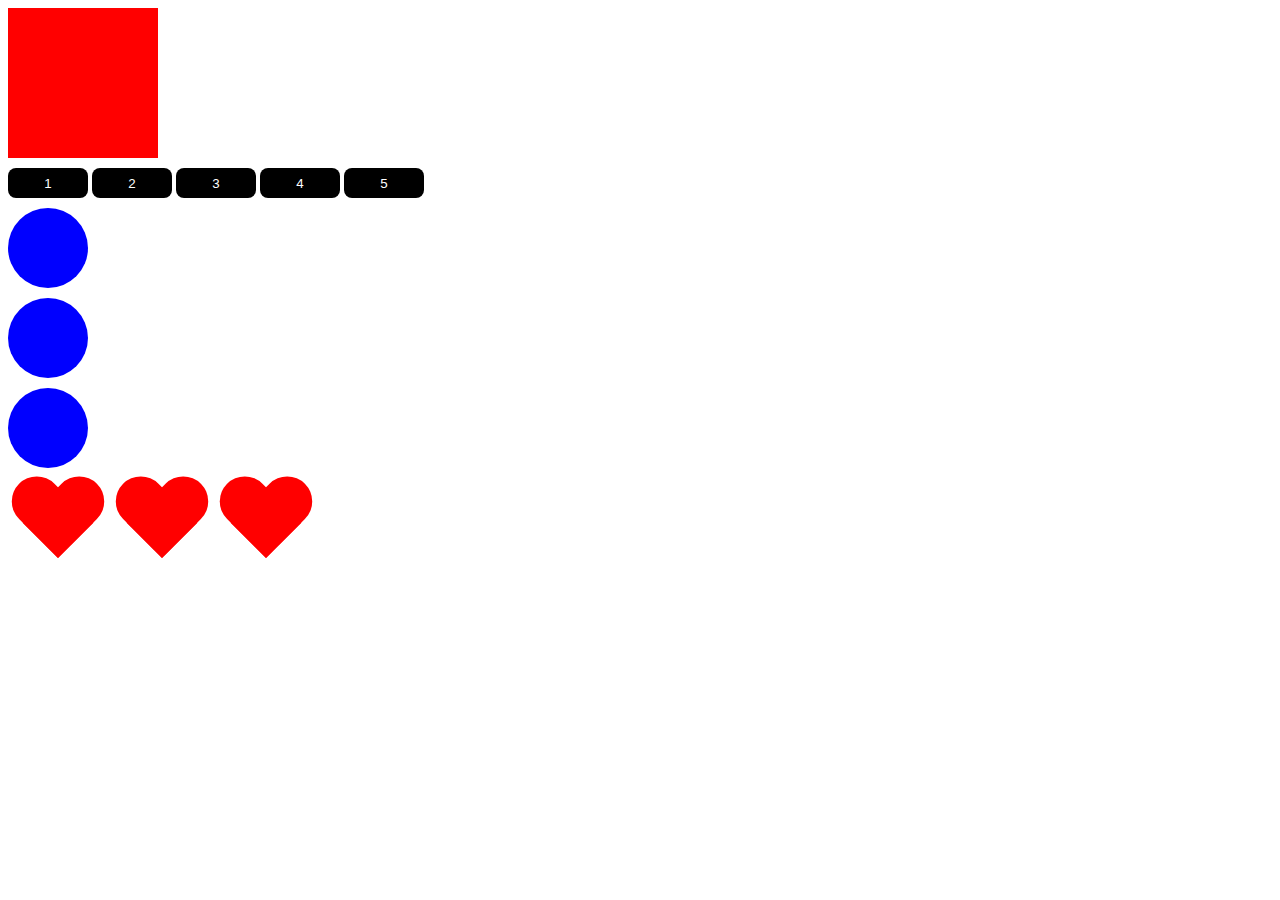
<file: 28 dom/index.html>
<!DOCTYPE html>
<html lang="ru">
	<head>
		<meta charset="utf-8">
		<meta http-equiv="X-UA-Compatible" content="IE=edge">
		<title>JavaScript</title>
		<link rel="stylesheet" href="css/style.css">
	</head>
	<body>
		<div class="box" id="box"></div>
		<button>1</button>
		<button>2</button>
		<button>3</button>
		<button>4</button>
		<button>5</button>

		<div class="circle"></div>
		<div class="circle"></div>
		<div class="circle"></div>

		<div class="wrapper">
			<div class="heart"></div>
			<div class="heart"></div>
            <div class="heart"></div>
            
		</div>

		<script src="js/script.js"></script>
	</body>
</html>
</file>
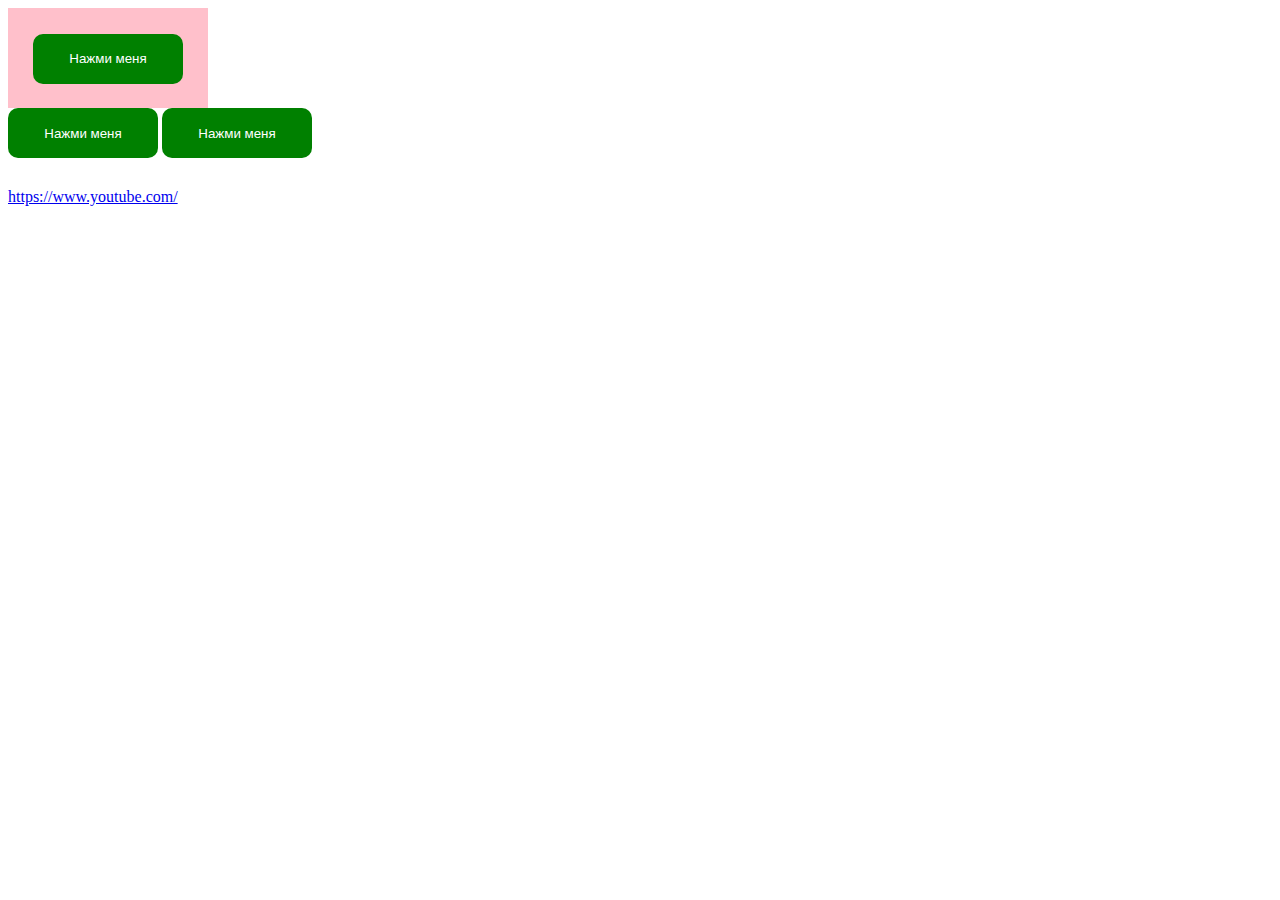
<file: 30 events handlers/index.html>
<!DOCTYPE html>
<html lang="ru">

<head>
	<meta charset="utf-8">
	<meta http-equiv="X-UA-Compatible" content="IE=edge">
	<title>JavaScript</title>
	<link rel="stylesheet" href="css.css">
</head>

<body>
	<div class="overlay">
		<button id="btn">Нажми меня</button>
	</div>
	<button>Нажми меня</button>
	<button>Нажми меня</button>

	<a href="https://www.youtube.com/">https://www.youtube.com/</a>

	<script src="script.js"></script>
</body>

</html>
</file>
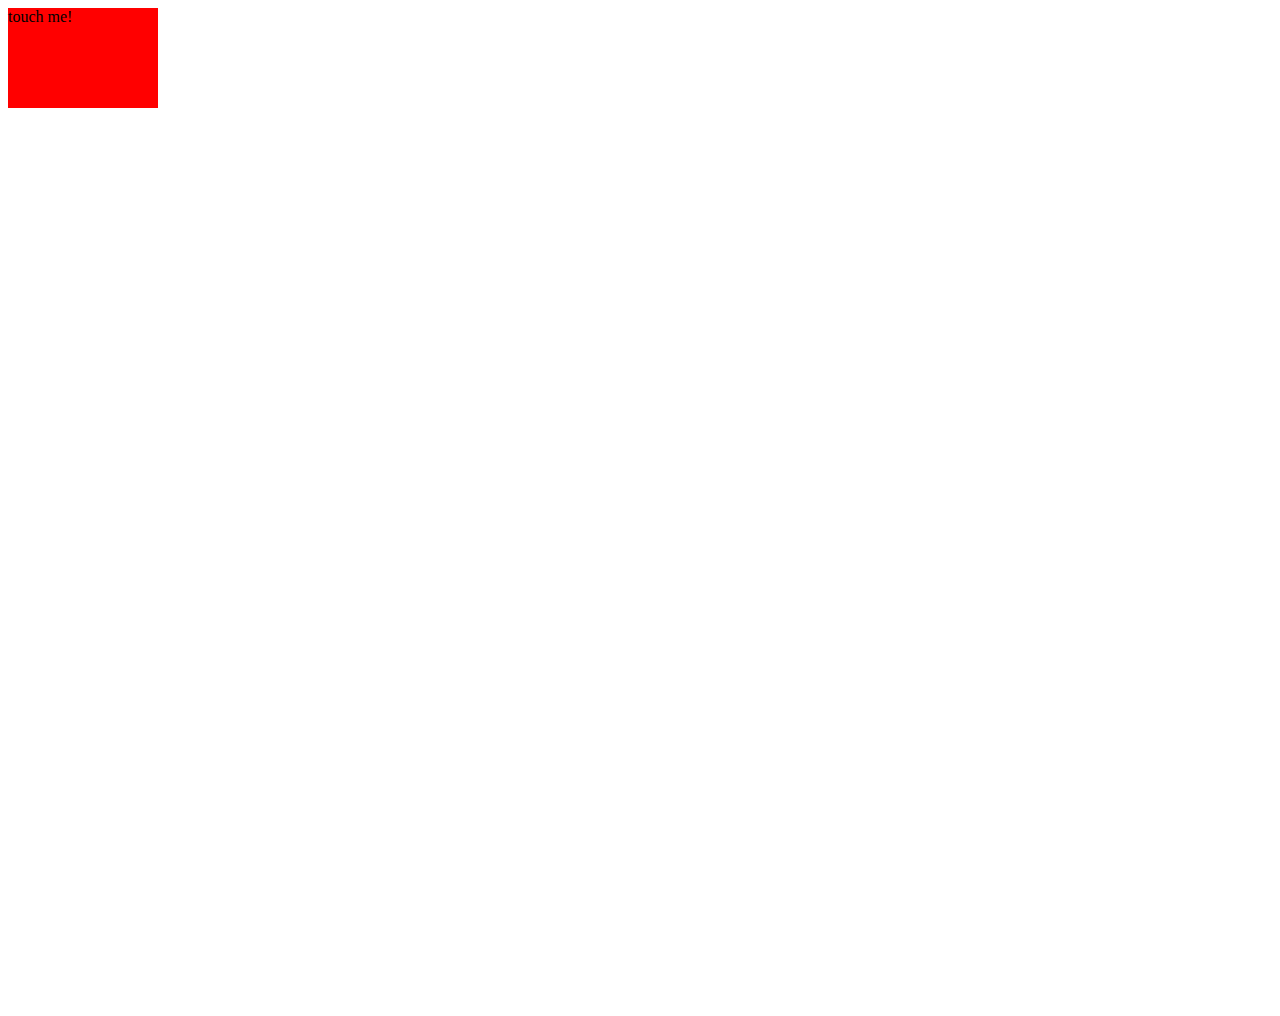
<file: 34 mobile events/index.html>
<!DOCTYPE html>
<html lang="en">
<head>
  <meta charset="UTF-8">
  <meta http-equiv="X-UA-Compatible" content="IE=edge">
  <meta name="viewport" content="width=device-width, initial-scale=1.0">
  <title>Document</title>
  <style>
    body {
      height: 1000px;
    }
    .box {
      width: 150px;
      height: 100px;
      background-color: red;
    }
  </style>
</head>
<body>
  <div class="box">
    touch me!
  </div>

  <script src="script.js"></script>
</body>
</html>
</file>
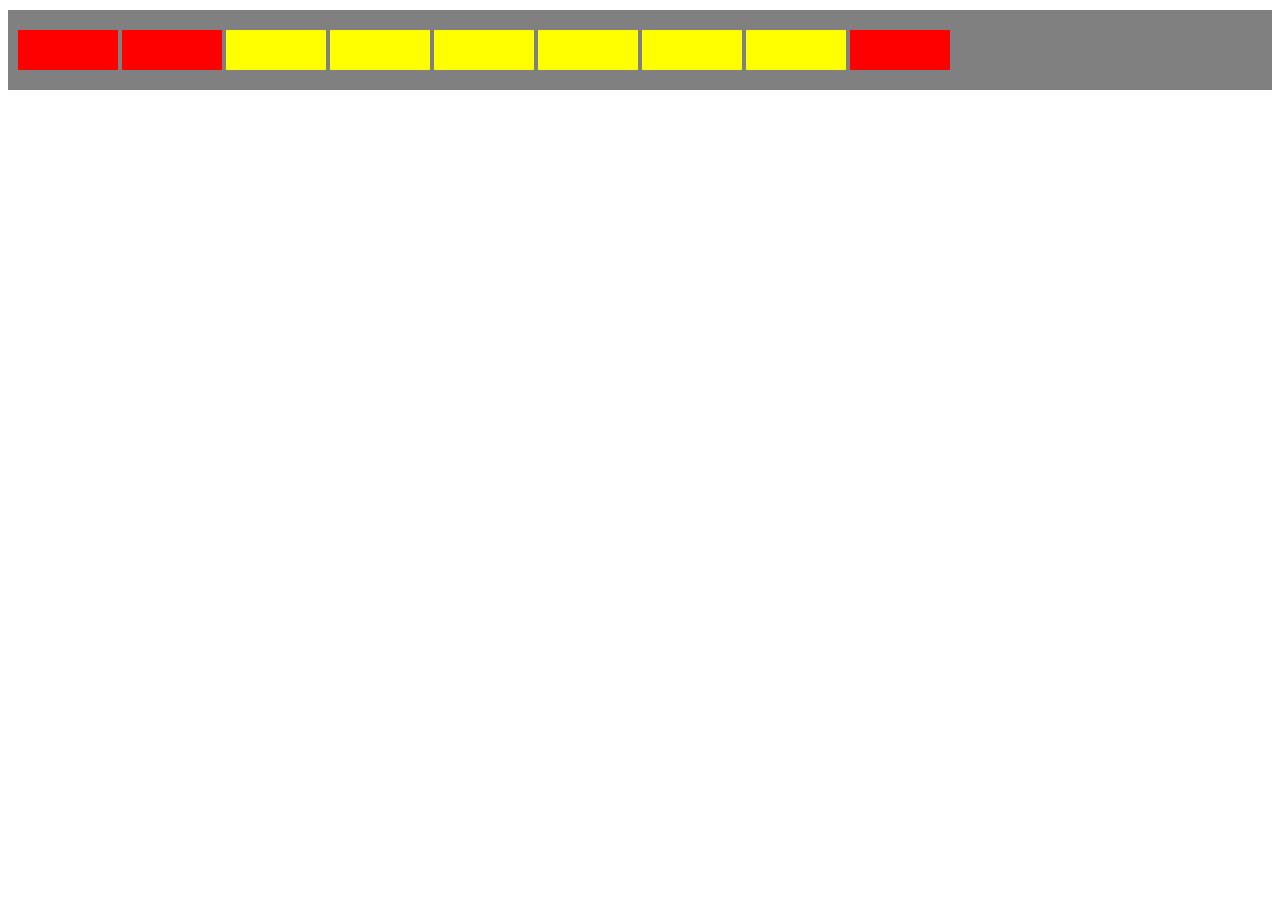
<file: 37 classlist and delegation/index.html>
<!DOCTYPE html>
<html lang="ru">
  <head>
    <meta charset="utf-8">
    <meta http-equiv="X-UA-Compatible" content="IE=edge">
   	<title>JavaScript</title>
   	<link rel="stylesheet" href="style.css">
  </head>
  <body>

    <div id="first" class="btn-block">
      <button class="blue some"></button>
      <button></button>
      <button></button>
      <button></button>
      <button></button>
      <button></button>
      <button></button>
      <button></button>
    </div>
    
	<script src="script.js"></script>
  </body>
</html>
</file>
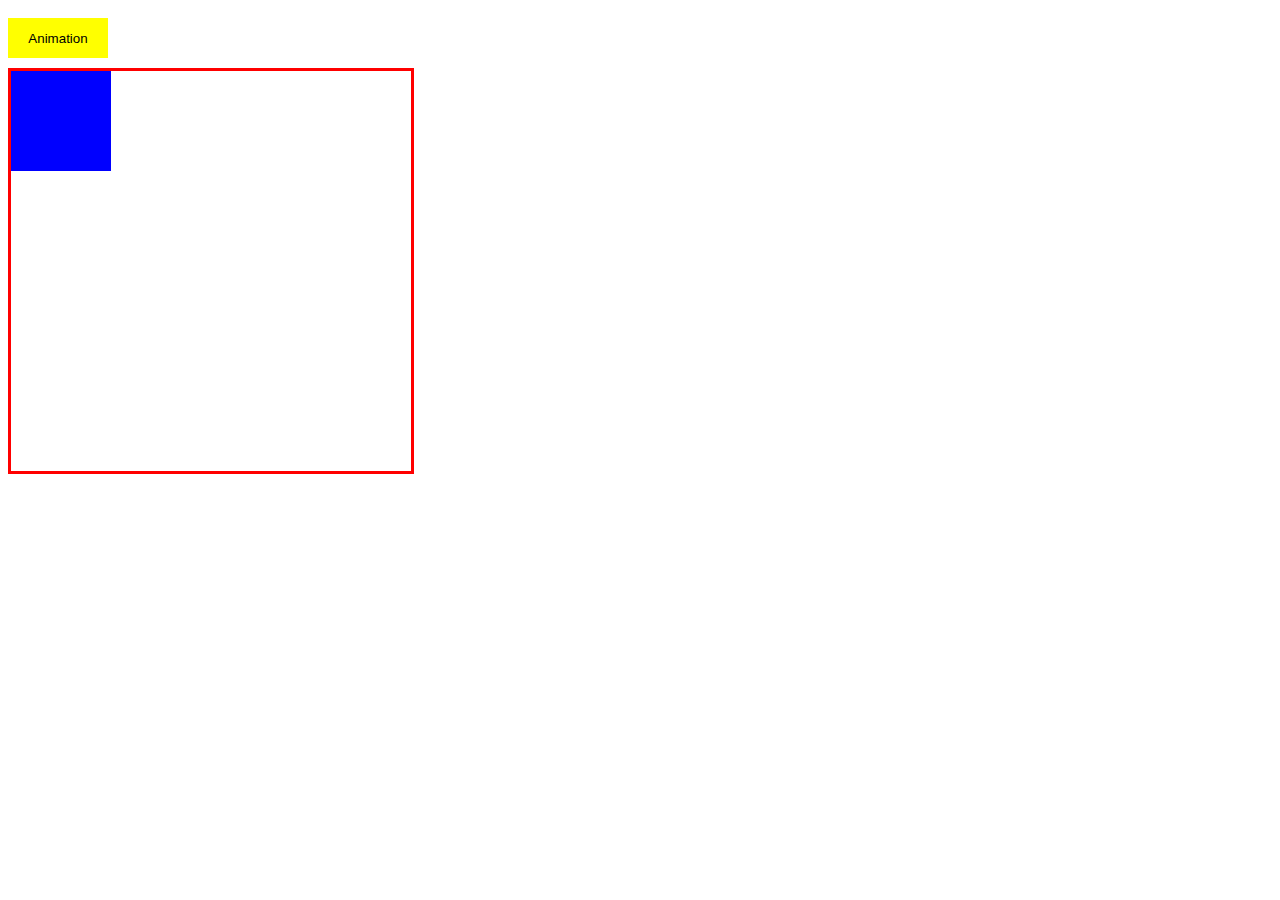
<file: 39 settimer/index.html>
<!DOCTYPE html>
<html lang="ru">
  <head>
    <meta charset="utf-8">
    <meta http-equiv="X-UA-Compatible" content="IE=edge">
   	<title>Java Script</title>
   	<link rel="stylesheet" href="style.css">
  </head>
  <body>
    <button class="btn">Animation</button>
    <div class="wrapper">
        <div class="box"></div>
    </div>

	<script src="script.js"></script>
  </body>
</html>
</file>
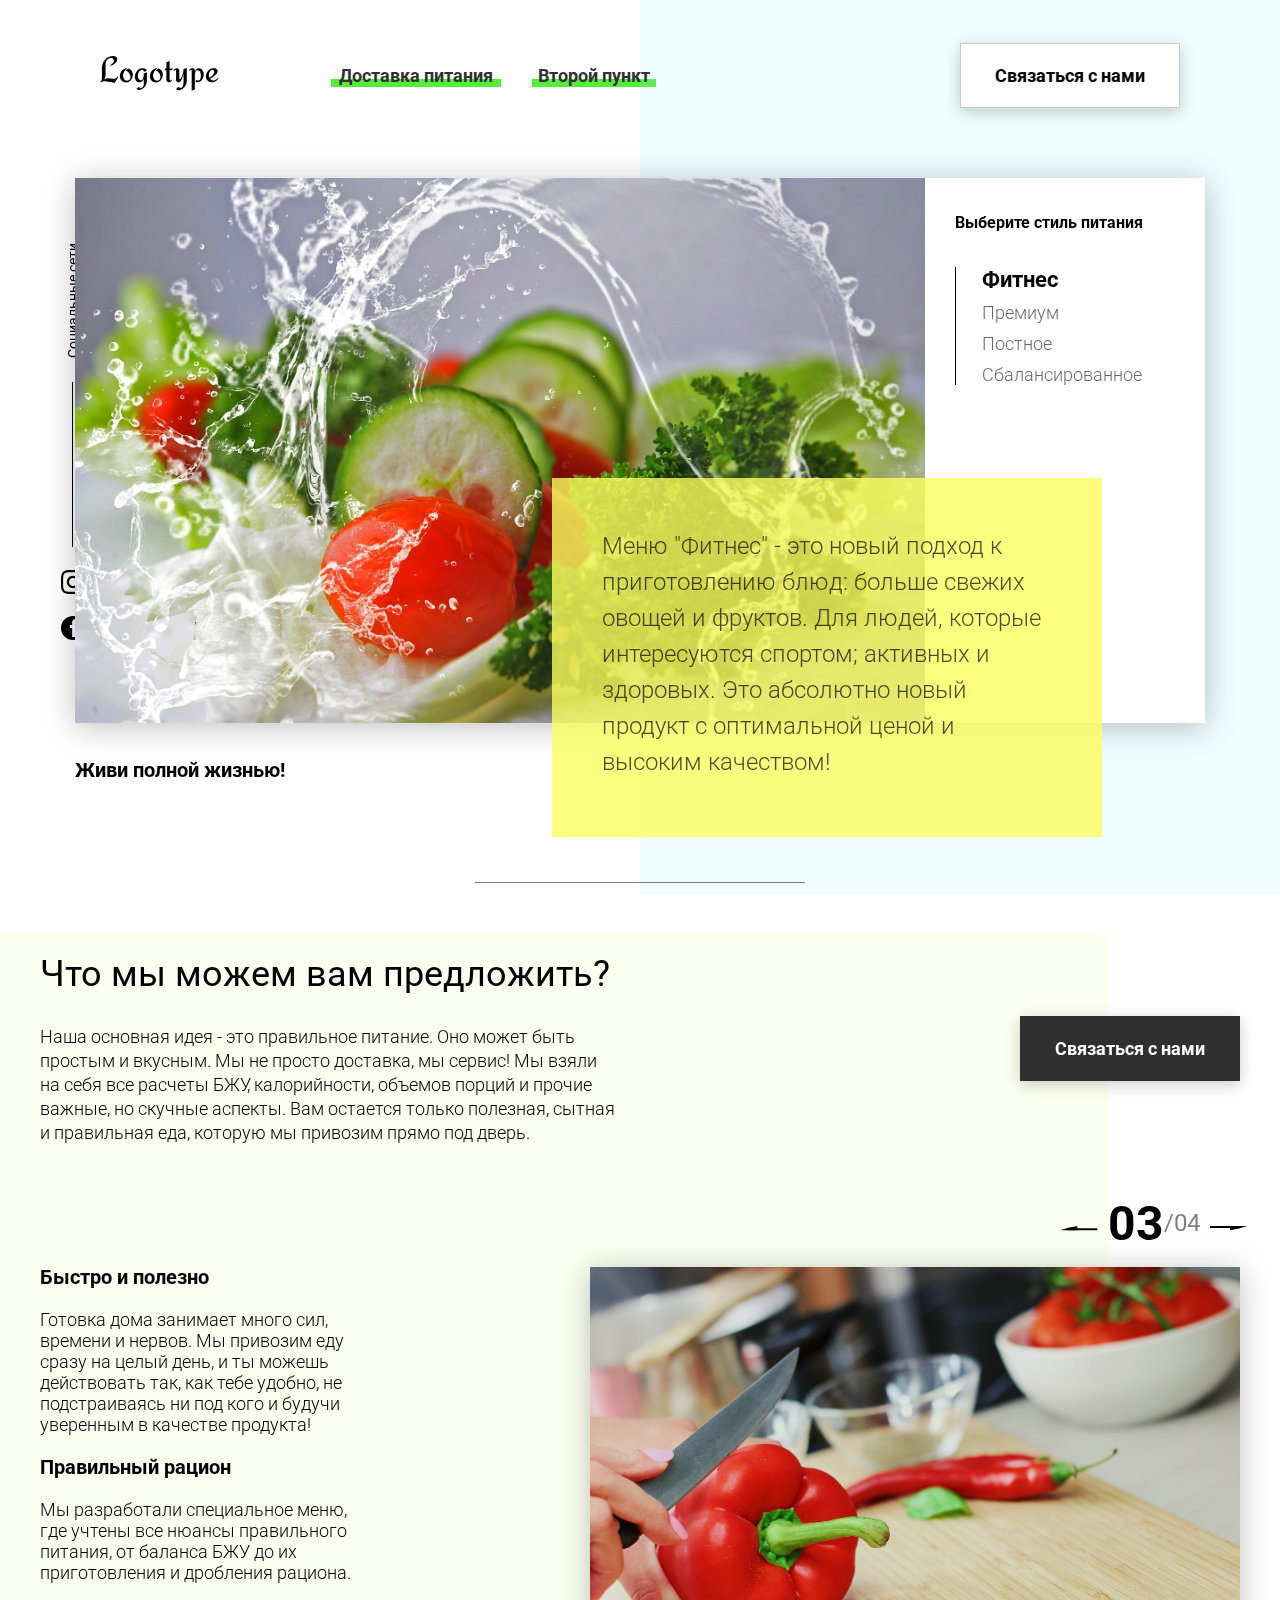
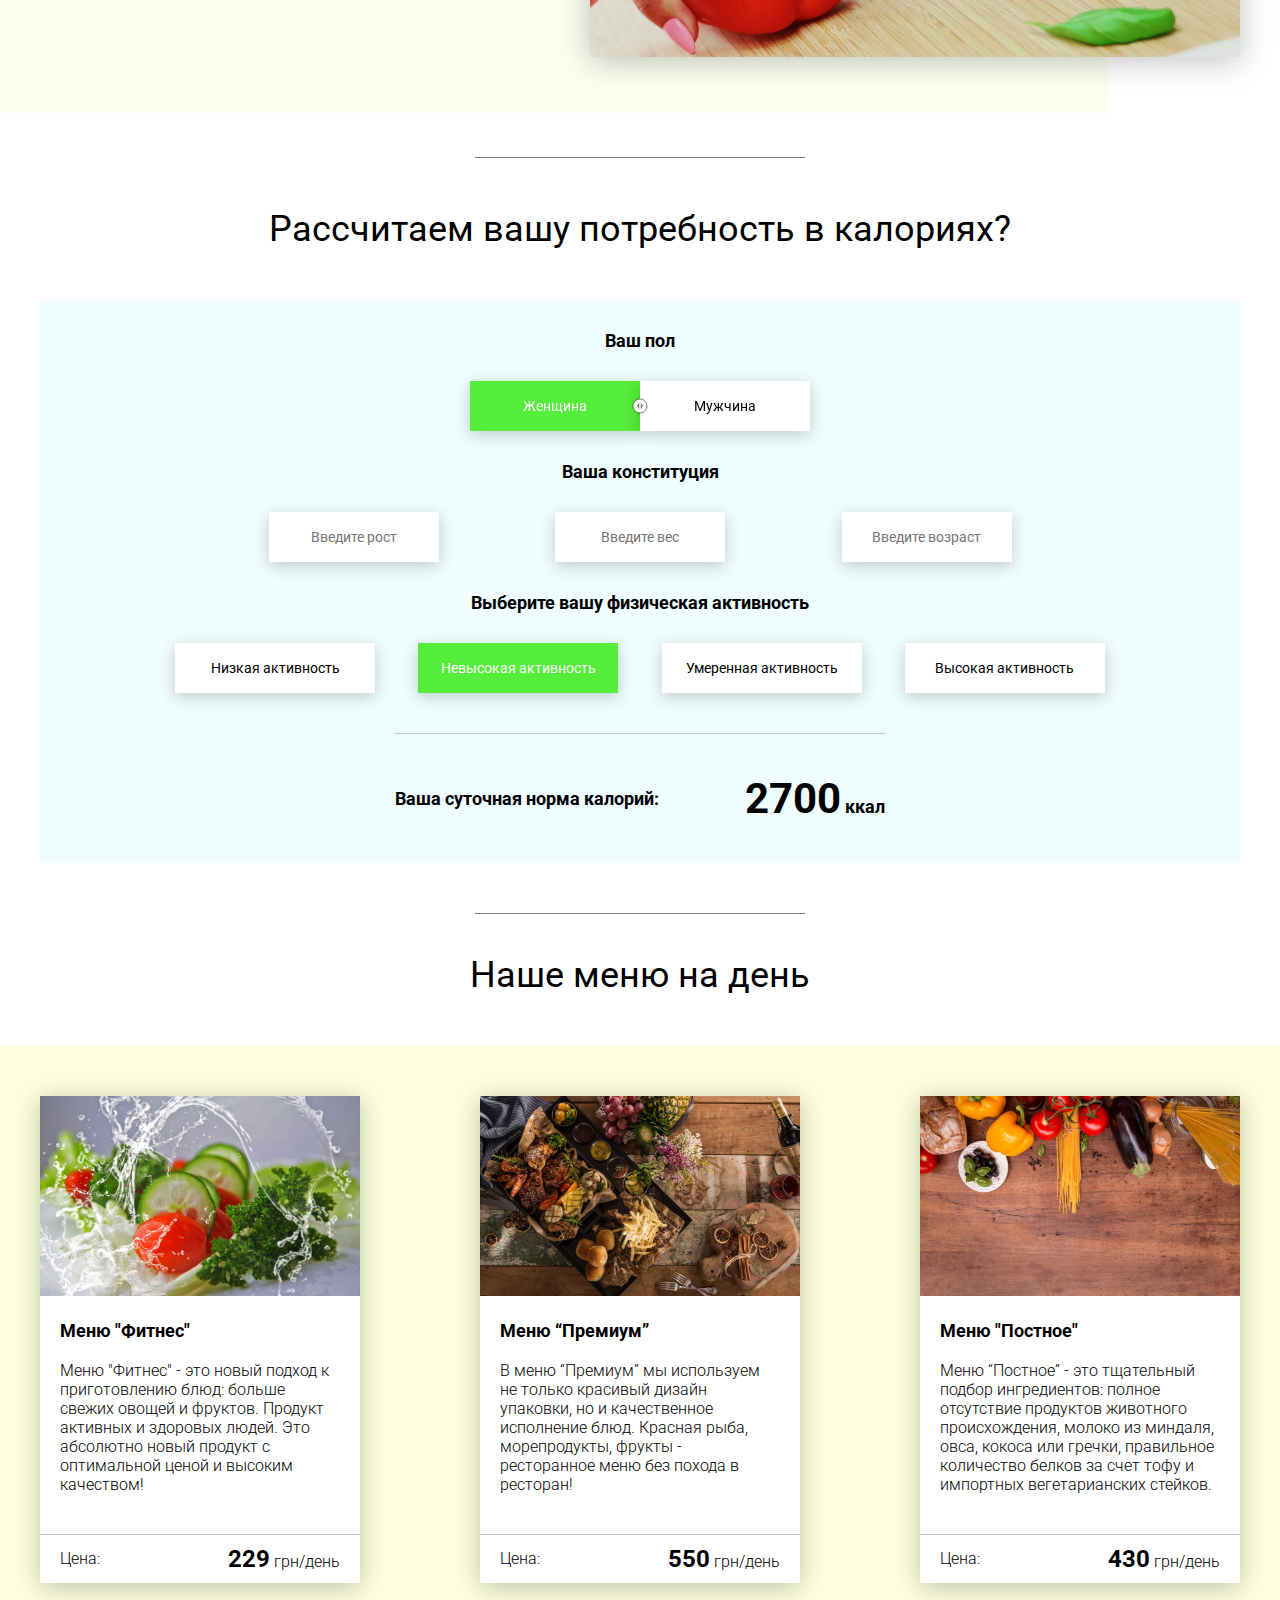
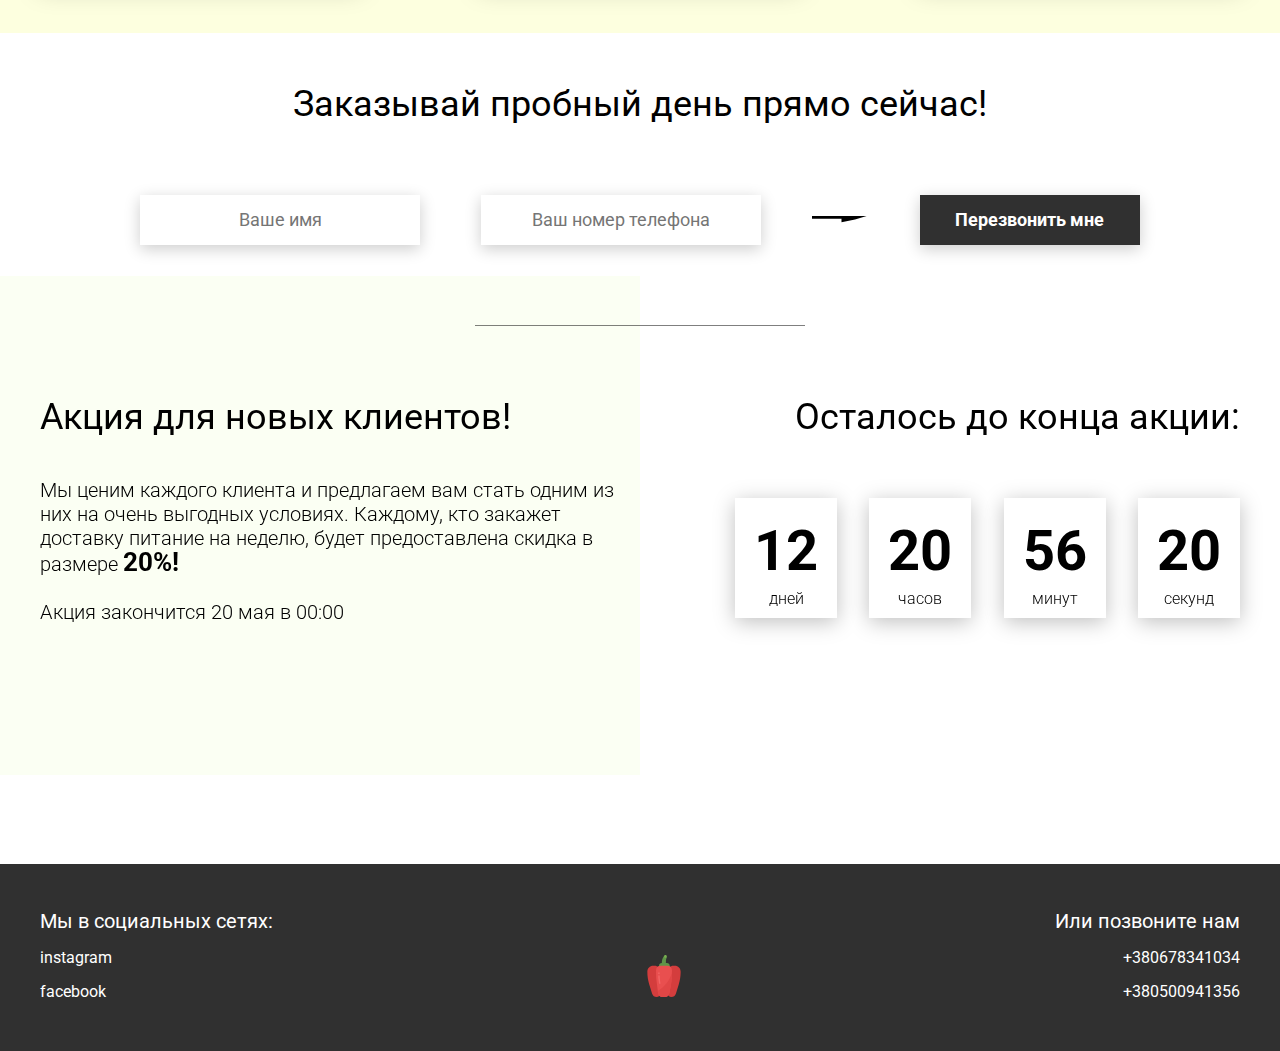
<file: 41 timer/index.html>
<!DOCTYPE html>
<html lang="en">
<head>
    <meta charset="UTF-8">
    <meta name="viewport" content="width=device-width, initial-scale=1.0">
    <title>Food</title>
    <link rel="stylesheet" href="css/style.css">
</head>
<body>
    <header class="header">
        <div class="header__left-block">
            <div class="header__logo">
                <img src="icons/logo.svg" alt="Логотип">
            </div>
            <nav class="header__links">
                <a href="#" class="header__link">Доставка питания</a>
                <a href="#" class="header__link">Второй пункт</a>
            </nav>
        </div>
        <div class="header__right-block">
            <button class="btn btn_white">Связаться с нами</button>
        </div>
    </header>
    <div class="sidepanel">
        <div class="sidepanel__text"><span>Социальные сети</span></div>
        <div class="sidepanel__divider"></div>
        <a href="#" class="sidepanel__icon">
            <img src="icons/instagram.svg" alt="instagram">
        </a>
        <a href="#" class="sidepanel__icon">
            <img src="icons/facebook.svg" alt="facebook">
        </a>
    </div>

    <div class="preview">
        <div class="bgc_blue"></div>
        <div class="container">
            <div class="tabcontainer">
                <div class="tabcontent">
                    <img src="img/tabs/vegy.jpg" alt="vegy">
                    <div class="tabcontent__descr">
                        Меню "Фитнес" - это новый подход к приготовлению блюд: больше свежих овощей и фруктов. Для людей, которые интересуются спортом; активных и здоровых. Это абсолютно новый продукт с оптимальной ценой и высоким качеством!
                    </div>
                </div>
                <!-- <div class="tabcontent">
                    <img src="img/tabs/elite.jpg" alt="elite">
                    <div class="tabcontent__descr">
                        Меню “Премиум” - мы используем не только красивый дизайн упаковки, но и качественное исполнение блюд. Красная рыба, морепродукты, фрукты - ресторанное меню без похода в ресторан!                                     
                    </div>
                </div> -->
                <!-- <div class="tabcontent">
                    <img src="img/tabs/post.jpg" alt="post">
                    <div class="tabcontent__descr">
                        Наше специальное “Постное меню” - это тщательный подбор ингредиентов: полное отсутствие продуктов животного происхождения. Полная гармония с собой и природой в каждом элементе! Все будет Ом!                                     
                    </div>
                </div>
                <div class="tabcontent">
                    <img src="img/tabs/vegy.jpg" alt="vegy">
                    <div class="tabcontent__descr">
                        Меню "Сбалансированное" - это соответствие вашего рациона всем научным рекомендациям. Мы тщательно просчитываем вашу потребность в к/б/ж/у и создаем лучшие блюда для вас.
                    </div>
                </div> -->
                <div class="tabheader">
                    <h3>Выберите стиль питания</h3>
                    <div class="tabheader__items">
                        <div class="tabheader__item tabheader__item_active">Фитнес</div>
                        <div class="tabheader__item">Премиум</div>
                        <div class="tabheader__item">Постное</div>
                        <div class="tabheader__item">Сбалансированное</div>
                    </div>
                </div>
            </div>
            <div class="preview__life">Живи полной жизнью!</div>
        </div>
    </div>

    <div class="divider"></div>

    <div class="offer">
        <div class="bgc_y"></div>
        <div class="container">
            <div class="offer__text">
                <h2 class="title">Что мы можем вам предложить?</h2>
                <div class="offer__descr">
                    Наша основная идея - это правильное питание. Оно может быть простым и вкусным. Мы не просто доставка, мы сервис! Мы взяли на себя все расчеты БЖУ, калорийности, объемов порций и прочие важные, но скучные аспекты. Вам остается только полезная, сытная и правильная еда, которую мы привозим прямо под дверь.
                </div>
            </div>
            <div class="offer__action">
                <button class="btn btn_dark">Связаться с нами</button>
            </div>
        </div>
        <div class="container">
            <div class="offer__advantages">
                <h2>Быстро и полезно</h2>
                <div class="offer__advantages-text">
                    Готовка дома занимает много сил, времени и нервов. Мы привозим еду сразу на целый день, и ты можешь действовать так, как тебе удобно, не подстраиваясь ни под кого и будучи уверенным в качестве продукта!
                </div>
                <h2>Правильный рацион</h2>
                <div class="offer__advantages-text">
                    Мы разработали специальное меню, где учтены все нюансы правильного питания, от баланса БЖУ до их приготовления и дробления рациона.
                </div>
            </div>
            <div class="offer__slider">
                <div class="offer__slider-counter">
                    <div class="offer__slider-prev">
                        <img src="icons/left.svg" alt="prev">
                    </div>
                    <span id="current">03</span>
                    /
                    <span id="total">04</span>
                    <div class="offer__slider-next">
                        <img src="icons/right.svg" alt="next">
                    </div>
                </div>
                <div class="offer__slider-wrapper">
                    <div class="offer__slide">
                        <img src="img/slider/pepper.jpg" alt="pepper">
                    </div>
                    <!-- <div class="offer__slide">
                        <img src="img/slider/food-12.jpg" alt="food">
                    </div>
                    <div class="offer__slide">
                        <img src="img/slider/olive-oil.jpg" alt="oil">
                    </div>
                    <div class="offer__slide">
                        <img src="img/slider/paprika.jpg" alt="paprika">
                    </div> -->
                </div>
            </div>
        </div>
    </div>

    <div class="divider"></div>

    <div class="calculating">
        <div class="container">
            <h2 class="title">Рассчитаем вашу потребность в калориях?
            </h2>
            <div class="calculating__field">
                <div class="calculating__subtitle">
                    Ваш пол
                </div>
                <div class="calculating__choose" id="gender">
                    <div class="calculating__choose-item calculating__choose-item_active">Женщина</div>
                    <div class="calculating__choose-item">Мужчина</div>
                </div>

                <div class="calculating__subtitle">
                    Ваша конституция
                </div>
                <div class="calculating__choose calculating__choose_medium">
                    <input type="text" id="height" placeholder="Введите рост" class="calculating__choose-item">
                    <input type="text" id="weight" placeholder="Введите вес"  class="calculating__choose-item">
                    <input type="text" id="age" placeholder="Введите возраст" class="calculating__choose-item">
                </div>

                <div class="calculating__subtitle">
                    Выберите вашу физическая активность
                </div>
                <div class="calculating__choose calculating__choose_big">
                    <div id="low" class="calculating__choose-item">Низкая активность </div>
                    <div id="small"  class="calculating__choose-item calculating__choose-item_active">Невысокая активность</div>
                    <div id="medium" class="calculating__choose-item">Умеренная активность</div>
                    <div id="high" class="calculating__choose-item">Высокая активность</div>
                </div>

                <div class="calculating__divider"></div>

                <div class="calculating__total">
                    <div class="calculating__subtitle">
                        Ваша суточная норма калорий:
                    </div>
                    <div class="calculating__result">
                        <span>2700</span> ккал
                    </div>
                </div>
            </div>
        </div>
    </div>

    <div class="divider"></div>

    <div class="menu">
        <h2 class="title">Наше меню на день</h2>

        <div class="menu__field">
            <div class="container">
                <div class="menu__item">
                    <img src="img/tabs/vegy.jpg" alt="vegy">
                    <h3 class="menu__item-subtitle">Меню "Фитнес"</h3>
                    <div class="menu__item-descr">Меню "Фитнес" - это новый подход к приготовлению блюд: больше свежих овощей и фруктов. Продукт активных и здоровых людей. Это абсолютно новый продукт с оптимальной ценой и высоким качеством!</div>
                    <div class="menu__item-divider"></div>
                    <div class="menu__item-price">
                        <div class="menu__item-cost">Цена:</div>
                        <div class="menu__item-total"><span>229</span> грн/день</div>
                    </div>
                </div>
                <div class="menu__item">
                    <img src="img/tabs/elite.jpg" alt="elite">
                    <h3 class="menu__item-subtitle">Меню “Премиум”</h3>
                    <div class="menu__item-descr">В меню “Премиум” мы используем не только красивый дизайн упаковки, но и качественное исполнение блюд. Красная рыба, морепродукты, фрукты - ресторанное меню без похода в ресторан!</div>
                    <div class="menu__item-divider"></div>
                    <div class="menu__item-price">
                        <div class="menu__item-cost">Цена:</div>
                        <div class="menu__item-total"><span>550</span> грн/день</div>
                    </div>
                </div>
                <div class="menu__item">
                    <img src="img/tabs/post.jpg" alt="post">
                    <h3 class="menu__item-subtitle">Меню "Постное"</h3>
                    <div class="menu__item-descr">Меню “Постное” - это тщательный подбор ингредиентов: полное отсутствие продуктов животного происхождения, молоко из миндаля, овса, кокоса или гречки, правильное количество белков за счет тофу и импортных вегетарианских стейков. </div>
                    <div class="menu__item-divider"></div>
                    <div class="menu__item-price">
                        <div class="menu__item-cost">Цена:</div>
                        <div class="menu__item-total"><span>430</span> грн/день</div>
                    </div>
                </div>
            </div>
        </div>
    </div>

    <div class="order">
        <div class="container">
            <div class="title">Заказывай пробный день прямо сейчас!</div>
            <form action="#" class="order__form">
                <input required placeholder="Ваше имя" name="name" type="text" class="order__input">
                <input required placeholder="Ваш номер телефона" name="phone" type="phone" class="order__input">
                <img src="icons/right.svg" alt="right">
                <button class="btn btn_dark btn_min">Перезвонить мне</button>
            </form>
        </div>
    </div>

    <div class="divider"></div>

    <div class="promotion">
        <div class="bgc_y"></div>
        <div class="container">
            <div class="promotion__text">
                <div class="title">Акция для новых клиентов!</div>
                <div class="promotion__descr">
                    Мы ценим каждого клиента и предлагаем вам стать одним из них на очень выгодных условиях. 
                    Каждому, кто закажет доставку питание на неделю, будет предоставлена скидка в размере <span>20%!</span>
                    <br><br>
                    Акция закончится 20 мая в 00:00
                </div>
            </div>
            <div class="promotion__timer">
                <div class="title">Осталось до конца акции:</div>
                <div class="timer">
                    <div class="timer__block">
                        <span id="days">12</span>
                        дней
                    </div>
                    <div class="timer__block">
                        <span id="hours">20</span>
                        часов
                    </div>
                    <div class="timer__block">
                        <span id="minutes">56</span>
                        минут
                    </div>
                    <div class="timer__block">
                        <span id="seconds">20</span>
                        секунд
                    </div>
                </div>
            </div>
        </div>
    </div>

    <footer class="footer">
        <div class="container">
            <div class="social">
                <div class="subtitle">Мы в социальных сетях:</div>
                <a href="#" class="link">instagram</a>
                <a href="#" class="link">facebook</a>
            </div>
            <div class="pepper">
                <img src="icons/veg.svg" alt="pepper">
            </div>
            <div class="call">
                <div class="subtitle">Или позвоните нам</div>
                <a href="#" class="link">+380678341034</a>
                <a href="#" class="link">+380500941356</a>
            </div>
        </div>
    </footer>

    <div class="modal">
        <div class="modal__dialog">
            <div class="modal__content">
                <form action="#">
                    <div class="modal__close">&times;</div>
                    <div class="modal__title">Мы свяжемся с вами как можно быстрее!</div>
                    <input required placeholder="Ваше имя" name="name" type="text" class="modal__input">
                    <input required placeholder="Ваш номер телефона" name="phone" type="phone" class="modal__input">
                    <button class="btn btn_dark btn_min">Перезвонить мне</button>
                </form>
            </div>
        </div>
    </div>
</body>
</html>
</file>
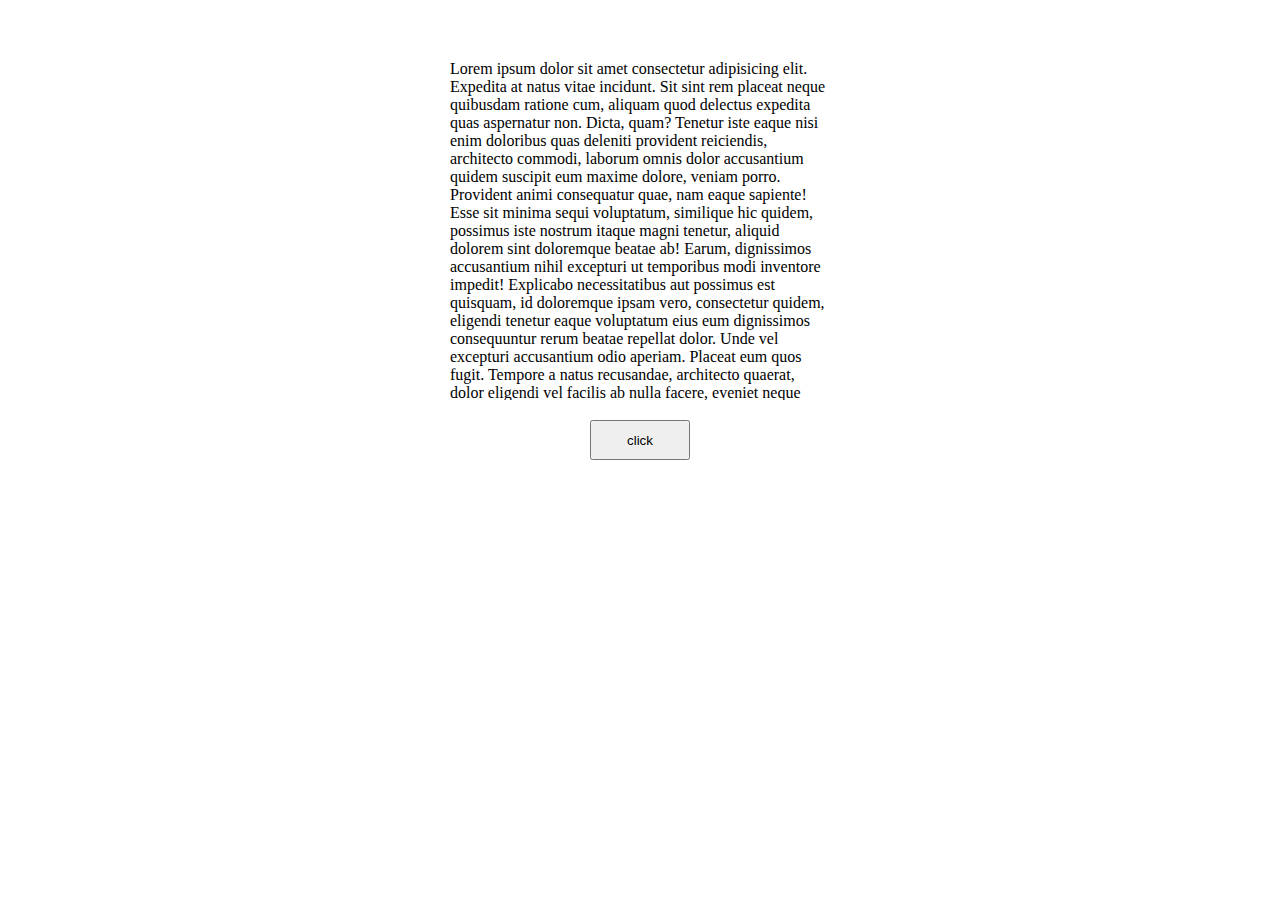
<file: 42 properties of the window/index.html>
<!DOCTYPE html>
<html lang="en">
<head>
    <meta charset="UTF-8">
    <meta name="viewport" content="width=device-width, initial-scale=1.0">
    <title>Document</title>
    <link rel="stylesheet" href="style.css">
</head>
<body>
    <div class="box">
        Lorem ipsum dolor sit amet consectetur adipisicing elit. Expedita at natus vitae incidunt. Sit sint rem placeat neque quibusdam ratione cum, aliquam quod delectus expedita quas aspernatur non. Dicta, quam?
        Tenetur iste eaque nisi enim doloribus quas deleniti provident reiciendis, architecto commodi, laborum omnis dolor accusantium quidem suscipit eum maxime dolore, veniam porro. Provident animi consequatur quae, nam eaque sapiente!
        Esse sit minima sequi voluptatum, similique hic quidem, possimus iste nostrum itaque magni tenetur, aliquid dolorem sint doloremque beatae ab! Earum, dignissimos accusantium nihil excepturi ut temporibus modi inventore impedit!
        Explicabo necessitatibus aut possimus est quisquam, id doloremque ipsam vero, consectetur quidem, eligendi tenetur eaque voluptatum eius eum dignissimos consequuntur rerum beatae repellat dolor. Unde vel excepturi accusantium odio aperiam.
        Placeat eum quos fugit. Tempore a natus recusandae, architecto quaerat, dolor eligendi vel facilis ab nulla facere, eveniet neque labore aut ipsum eum laudantium alias enim harum libero corporis voluptates.
        Maiores, quae nisi. Exercitationem accusantium libero itaque aperiam. Quaerat laboriosam, iste pariatur placeat aperiam eaque tempore sequi nulla molestiae harum facilis nihil, nemo mollitia praesentium ad excepturi enim, doloremque culpa.
        Culpa, in? Alias ducimus perspiciatis commodi magni non debitis laborum est pariatur nam veniam eaque hic placeat sunt qui, minima eius distinctio quisquam rerum. Itaque, at! Itaque sed minus maxime.
        Accusantium eaque eum, est ipsam magni velit distinctio autem quia, dolore impedit nesciunt quae non ad reprehenderit unde modi quibusdam pariatur vitae! Minus facere consectetur similique ab dignissimos cupiditate sequi!
        Totam maxime nam ipsam eveniet nulla cupiditate corporis architecto voluptatibus nostrum. Possimus facere repellat quod ex cum exercitationem, quo assumenda eaque maiores similique fugit nam officia eos ut in repellendus!
    </div>
    <button>click</button>
    <script src="script.js"></script>
</body>
</html>
</file>
<file: 28 dom/css/style.css>
.box {
  width: 150px;
  height: 150px;
  background-color: red;
}
button {
	width: 80px;
	height: 30px;
	margin-top: 10px;
	border: none;
	border-radius: 8px;
	background-color: #000;
	color: #fff;
	cursor: pointer;
	outline: none;
}

.circle {
	width: 80px;
	height: 80px;
	background-color: blue;
	display: block;
	margin-top: 10px;
	border-radius: 100%;
}

.heart {
	display: inline-block;
    position: relative;
    width: 100px;
    height: 90px;
    margin-top: 10px;
}
.heart:before,
.heart:after {
    position: absolute;
    content: "";
    left: 50px;
    top: 0;
    width: 50px;
    height: 80px;
    background: red;
    -moz-border-radius: 50px 50px 0 0;
    border-radius: 50px 50px 0 0;
    -webkit-transform: rotate(-45deg);
       -moz-transform: rotate(-45deg);
        -ms-transform: rotate(-45deg);
         -o-transform: rotate(-45deg);
            transform: rotate(-45deg);
    -webkit-transform-origin: 0 100%;
       -moz-transform-origin: 0 100%;
        -ms-transform-origin: 0 100%;
         -o-transform-origin: 0 100%;
            transform-origin: 0 100%;
}
.heart:after {
    left: 0;
    -webkit-transform: rotate(45deg);
       -moz-transform: rotate(45deg);
        -ms-transform: rotate(45deg);
         -o-transform: rotate(45deg);
            transform: rotate(45deg);
    -webkit-transform-origin: 100% 100%;
       -moz-transform-origin: 100% 100%;
        -ms-transform-origin: 100% 100%;
         -o-transform-origin: 100% 100%;
            transform-origin :100% 100%;
}
.black{
	width: 150px;
	height: 50px;
	line-height: 50px;
	text-align: center;
	background-color: black;
	margin-bottom: 30px;
	margin-top: 30px;
	color: #fff;
}
</file>
<file: 30 events handlers/css.css>
button {
  width: 150px;
  height: 50px;
  background-color: green;
  border: none;
  color: #fff;
  border-radius: 10px;
  outline: none;
  cursor: pointer;
  transition: 0.3s;
}
button:hover {
  transform: scale(0.95);
}
.overlay {
  background-color: pink;
  width: 200px;
  height: 100px;
  text-align: center;
  line-height: 100px;
}
a {
  display: block;
  margin-top: 30px;
}
</file>
<file: 37 classlist and delegation/style.css>
.box {
  position: absolute;
  width: 100px;
  height: 100px;
  background-color: blue;
}
.wrapper {
  position: relative;
  width: 400px;
  height: 400px;
  border: 3px solid red;
}
.btn-block {
	padding: 10px;
	background-color: grey;
	margin-top: 10px;
}
button {
  margin-bottom: 10px;
  margin-top: 10px;
  width: 100px;
  height: 40px;
  background-color: yellow;
  border: none;
  transition: 0.3s all;
}

.blue {
    background-color: blue;
}

.red {
    background-color: red;
}
</file>
<file: 39 settimer/style.css>
.box {
  position: absolute;
  width: 100px;
  height: 100px;
  background-color: blue;
}
.wrapper {
  position: relative;
  width: 400px;
  height: 400px;
  border: 3px solid red;
}
button {
  margin-bottom: 10px;
  margin-top: 10px;
  width: 100px;
  height: 40px;
  background-color: yellow;
  border: none;
}
</file>
<file: 41 timer/css/style.css>
@import url(https://fonts.googleapis.com/css?family=Roboto:300,400,700&display=swap&subset=cyrillic-ext);*{box-sizing:border-box;margin:0;padding:0;font-family:Roboto,sans-serif}a{text-decoration:none}.btn{width:220px;height:65px;display:flex;justify-content:center;align-items:center;background-color:#fff;font-size:18px;font-weight:700;border:1px solid rgba(0,0,0,.2);box-shadow:0 4px 15px rgba(0,0,0,.2);cursor:pointer;transition:.3s all;outline:0}.btn_white{background-color:#fff}.btn_dark{background-color:#303030;color:#fff;border:none}.btn_min{height:50px}.btn:hover{box-shadow:0 4px 30px rgba(0,0,0,.3)}.container{max-width:1200px;margin:0 auto}.divider{width:330px;height:1px;margin:0 auto;background-color:rgba(0,0,0,.5)}.title{font-size:36px;font-weight:400}.header{display:flex;justify-content:space-between;align-items:center;height:150px;padding:0 100px}.header__left-block{display:flex;justify-content:space-between;min-width:550px}.header__logo{max-width:170px}.header__logo img{width:100%}.header__links{display:flex;align-items:center}.header__link{position:relative;margin-right:45px;font-weight:700;font-size:18px;color:#303030}.header__link:after{content:'';position:absolute;display:block;width:110%;left:-5%;bottom:-1px;z-index:-1;height:8px;background:#54ed39}.header__link:last-child{margin-right:0}.sidepanel{position:fixed;left:60px;top:240px;height:400px;width:25px;display:flex;flex-direction:column;justify-content:space-between;align-items:center}.sidepanel__text{width:120px;height:120px;font-size:14px}.sidepanel__text span{display:flex;transform:rotate(-90deg) translateX(-50px)}.sidepanel__divider{width:1px;height:165px;background-color:#000}.sidepanel__icon{width:24px;height:24px}.sidepanel__icon img{width:100%}.preview{padding:28px 0 100px 0;position:relative}.preview__life{font-weight:700;font-size:20px;margin-left:35px;margin-top:35px}.bgc_blue{position:absolute;right:0;top:-155px;width:50vw;height:900px;background:rgba(146,242,255,.15);z-index:-1}.tabcontainer{display:flex;width:1130px;margin:0 auto;box-shadow:0 4px 30px rgba(0,0,0,.25)}.tabcontent{width:850px;position:relative}.tabcontent img{width:100%;height:100%;object-fit:cover}.tabcontent__descr{position:absolute;top:300px;right:-177px;width:550px;height:359px;background:rgba(251,254,93,.8);padding:50px;font-size:24px;font-weight:300;line-height:36px;color:rgba(0,0,0,.7)}.tabheader{width:280px;padding:35px 30px;background-color:#fff}.tabheader h3{font-weight:700;font-size:16px}.tabheader__items{margin-top:35px;padding-left:26px;border-left:1px solid #000}.tabheader__item{font-weight:700;font-size:18px;font-weight:300;margin-top:10px;color:rgba(0,0,0,.6);cursor:pointer;transition:.3s all}.tabheader__item_active{color:#000;font-size:22px;font-weight:700}.offer{padding:70px 0 100px 0;position:relative}.offer .container{display:flex;justify-content:space-between}.offer .bgc_y{position:absolute;width:1109px;height:780px;background:rgba(243,255,222,.45);z-index:-1;top:50px}.offer__text{width:580px}.offer__descr{font-size:18px;margin-top:30px;font-weight:300;line-height:24px}.offer__action{display:flex;align-items:center;justify-content:flex-end}.offer__advantages{width:330px;margin-top:50px}.offer__advantages h2{font-weight:700;font-size:20px;margin-top:20px}.offer__advantages h2:first-child{margin-top:70px}.offer__advantages-text{margin-top:20px;font-size:18px;font-weight:300;line-height:21px}.offer__slider{width:650px;margin-top:50px;display:flex;flex-direction:column;align-items:flex-end}.offer__slider-counter{display:flex;width:180px;align-items:center;font-size:24px;color:rgba(0,0,0,.5)}.offer__slider-wrapper{width:100%;margin-top:15px;box-shadow:0 4px 30px rgba(0,0,0,.25)}.offer__slider-prev{margin-right:10px;cursor:pointer}.offer__slider-next{margin-left:10px;cursor:pointer}.offer__slider #current{font-size:48px;font-weight:700;color:#000}.offer__slide{width:100%;height:390px}.offer__slide img{width:100%;height:100%;object-fit:cover}.calculating{padding:50px 0}.calculating .title{text-align:center}.calculating__field{width:100%;margin-top:50px;background:rgba(146,242,255,.15);padding:30px 0 40px 0}.calculating__subtitle{text-align:center;font-size:18px;font-weight:700;margin-top:30px}.calculating__subtitle:first-child{margin-top:0}.calculating #gender:after{content:'';position:absolute;top:50%;transform:translateY(-50%);display:block;width:16px;height:16px;background:url(../icons/switch.svg) center center/cover no-repeat}.calculating__choose{position:relative;display:flex;margin-top:30px;justify-content:center}.calculating__choose-item{display:flex;align-items:center;justify-content:center;width:170px;height:50px;padding:0 10px;background:#fff;box-shadow:0 4px 15px rgba(0,0,0,.2);border:none;text-align:center;font-size:14px;cursor:pointer;outline:0;transition:.3s all}.calculating__choose-item_active{color:#fff;background-color:#54ed39}.calculating__choose_medium{width:743px;justify-content:space-between;margin:30px auto 0 auto}.calculating__choose_big{width:930px;justify-content:space-between;margin:30px auto 0 auto}.calculating__choose_big .calculating__choose-item{width:200px}.calculating__divider{width:490px;height:1px;margin:40px auto;background-color:rgba(0,0,0,.2)}.calculating__total{width:490px;margin:0 auto;display:flex;justify-content:space-between;align-items:center}.calculating__result{font-size:18px;font-weight:700}.calculating__result span{font-size:42px}.menu{padding:40px 0 50px 0}.menu .container{display:flex;justify-content:space-between;align-items:flex-start}.menu .title{text-align:center}.menu__field{margin-top:50px;padding:50px 0;width:100%;background:rgba(249,254,126,.25)}.menu__item{width:320px;min-height:450px;background:#fff;box-shadow:0 4px 25px rgba(0,0,0,.25);font-size:16px;font-weight:300}.menu__item img{width:100%;height:200px;object-fit:cover}.menu__item-subtitle{font-weight:700;font-size:18px;padding:0 20px;margin-top:20px}.menu__item-descr{margin-top:20px;padding:0 20px}.menu__item-divider{width:100%;height:1px;background-color:rgba(0,0,0,.25);margin-top:40px}.menu__item-price{display:flex;justify-content:space-between;align-items:center;padding:10px 20px}.menu__item-price span{font-size:24px;font-weight:700}.order{padding-bottom:80px}.order .title{text-align:center}.order__form{margin-top:70px;padding:0 100px;display:flex;justify-content:space-between;align-items:center}.order__form img{transform:scale(1.5)}.order__input{width:280px;height:50px;background:#fff;box-shadow:0 4px 15px rgba(0,0,0,.2);border:none;font-size:18px;text-align:center;padding:0 20px;outline:0}.promotion{padding:70px 0 240px 0;position:relative}.promotion .container{display:flex}.promotion .bgc_y{position:absolute;width:50%;height:499px;background:rgba(243,255,222,.35);z-index:-1;top:-50px;left:0}.promotion__text{width:50%}.promotion__descr{margin-top:40px;font-size:20px;line-height:24px;font-weight:300}.promotion__descr span{font-weight:700;font-size:26px}.promotion__timer{width:50%}.promotion__timer .title{text-align:right}.promotion__timer .timer{margin-top:60px;padding-left:95px;display:flex;justify-content:space-between;align-items:center}.promotion__timer .timer__block{width:102px;height:120px;background:#fff;box-shadow:0 4px 20px rgba(0,0,0,.25);font-size:16px;font-weight:300;text-align:center}.promotion__timer .timer__block span{display:block;margin-top:20px;margin-bottom:5px;font-size:56px;font-weight:700}.footer{min-height:180px;background-color:#303030;padding:45px 0 50px 0;color:#fff}.footer .container{height:100%;display:flex;justify-content:space-between;align-items:flex-end}.footer .subtitle{font-size:20px}.footer .link{display:block;margin-top:15px;font-size:16px;color:#fff}.footer .call{text-align:right}.modal{position:fixed;top:0;left:0;z-index:1050;display:none;width:100%;height:100%;overflow:hidden;background-color:rgba(0,0,0,.5)}.modal__dialog{max-width:500px;margin:40px auto}.modal__content{position:relative;width:100%;padding:40px;background-color:#fff;border:1px solid rgba(0,0,0,.2);border-radius:4px;max-height:80vh;overflow-y:auto}.modal__close{position:absolute;top:8px;right:14px;font-size:30px;color:#000;opacity:.5;font-weight:700;border:none;background-color:transparent;cursor:pointer}.modal__title{text-align:center;font-size:22px;text-transform:uppercase}.modal__input{display:block;margin:20px auto 20px auto;width:280px;height:50px;background:#fff;box-shadow:0 4px 15px rgba(0,0,0,.2);border:none;font-size:18px;text-align:center;padding:0 20px;outline:0}.modal .btn{display:block;width:280px;margin:0 auto}
</file>
<file: 42 properties of the window/style.css>
.box {
    box-sizing: border-box;
    width: 400px;
    height: 350px;
    overflow: scroll;
    margin: 0 auto;
    margin-top: 50px;
    padding: 10px;
}
button{
    width: 100px;
    height: 40px;
    display: block;
    margin: 0 auto;
    margin-top: 20px;
}
</file>
